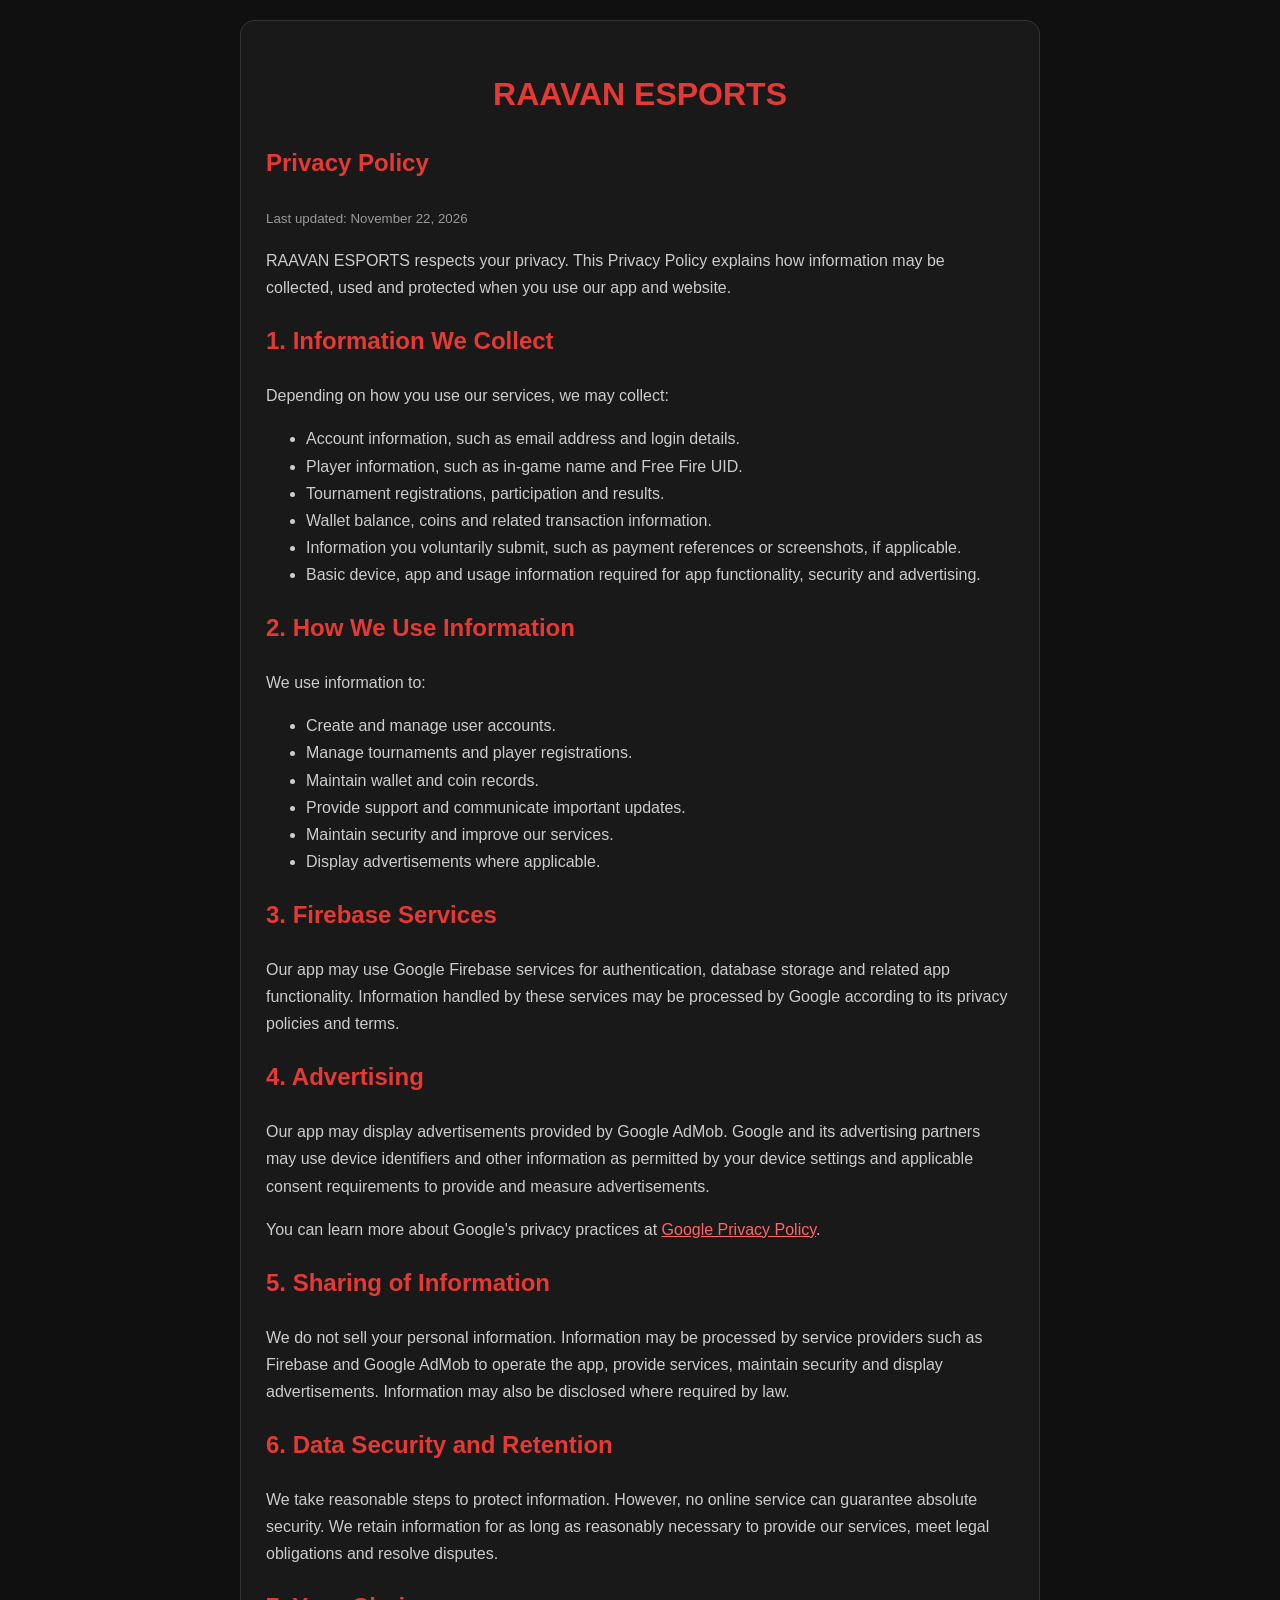
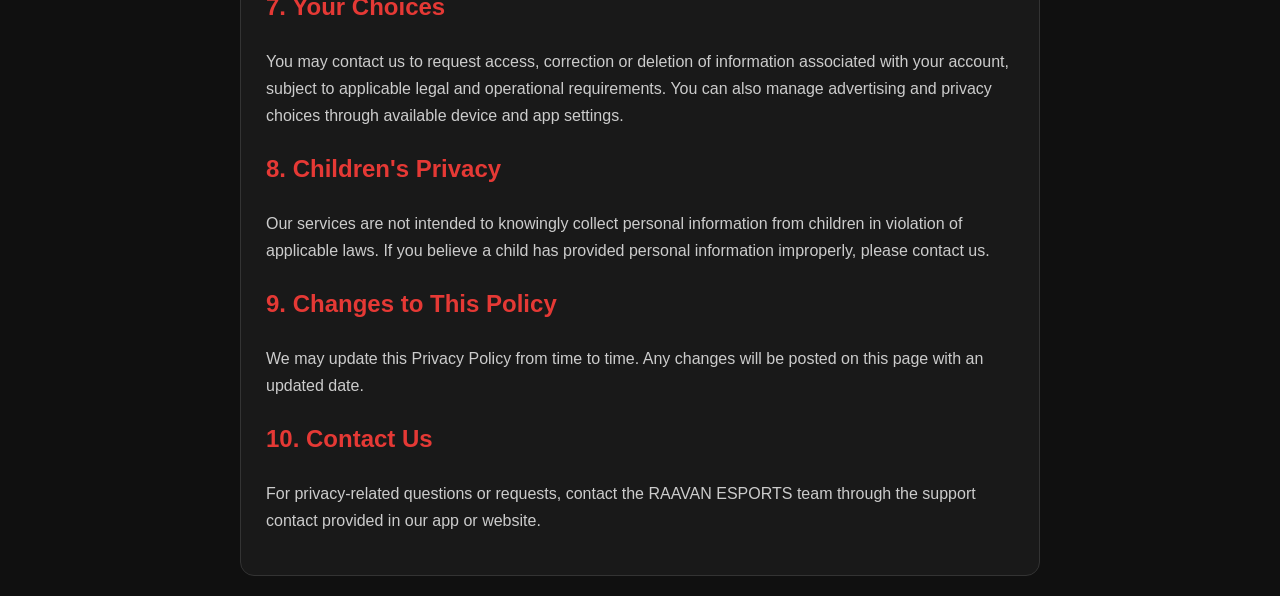
<file: privacy-policy.html>
<!DOCTYPE html>
<html lang="en">
<head>
<meta charset="UTF-8">
<meta name="viewport" content="width=device-width, initial-scale=1.0">
<meta name="theme-color" content="#101010">
<title>Privacy Policy | RAAVAN ESPORTS</title>
<style>
*{box-sizing:border-box}
body{margin:0;padding:20px;background:#101010;color:#eee;
font-family:Arial,sans-serif;line-height:1.7}
main{max-width:800px;margin:auto;background:#191919;
padding:25px;border-radius:14px;border:1px solid #333}
h1,h2{color:#e53935}
h1{text-align:center}
p,li{color:#ccc}
a{color:#ff6666}
small{color:#999}
</style>
</head>
<body>
<main>
<h1>RAAVAN ESPORTS</h1>
<h2>Privacy Policy</h2>
<small>Last updated: November 22, 2026</small>

<p>RAAVAN ESPORTS respects your privacy. This Privacy Policy explains how information may be collected, used and protected when you use our app and website.</p>

<h2>1. Information We Collect</h2>
<p>Depending on how you use our services, we may collect:</p>
<ul>
<li>Account information, such as email address and login details.</li>
<li>Player information, such as in-game name and Free Fire UID.</li>
<li>Tournament registrations, participation and results.</li>
<li>Wallet balance, coins and related transaction information.</li>
<li>Information you voluntarily submit, such as payment references or screenshots, if applicable.</li>
<li>Basic device, app and usage information required for app functionality, security and advertising.</li>
</ul>

<h2>2. How We Use Information</h2>
<p>We use information to:</p>
<ul>
<li>Create and manage user accounts.</li>
<li>Manage tournaments and player registrations.</li>
<li>Maintain wallet and coin records.</li>
<li>Provide support and communicate important updates.</li>
<li>Maintain security and improve our services.</li>
<li>Display advertisements where applicable.</li>
</ul>

<h2>3. Firebase Services</h2>
<p>Our app may use Google Firebase services for authentication, database storage and related app functionality. Information handled by these services may be processed by Google according to its privacy policies and terms.</p>

<h2>4. Advertising</h2>
<p>Our app may display advertisements provided by Google AdMob. Google and its advertising partners may use device identifiers and other information as permitted by your device settings and applicable consent requirements to provide and measure advertisements.</p>
<p>You can learn more about Google's privacy practices at <a href="https://policies.google.com/privacy">Google Privacy Policy</a>.</p>

<h2>5. Sharing of Information</h2>
<p>We do not sell your personal information. Information may be processed by service providers such as Firebase and Google AdMob to operate the app, provide services, maintain security and display advertisements. Information may also be disclosed where required by law.</p>

<h2>6. Data Security and Retention</h2>
<p>We take reasonable steps to protect information. However, no online service can guarantee absolute security. We retain information for as long as reasonably necessary to provide our services, meet legal obligations and resolve disputes.</p>

<h2>7. Your Choices</h2>
<p>You may contact us to request access, correction or deletion of information associated with your account, subject to applicable legal and operational requirements. You can also manage advertising and privacy choices through available device and app settings.</p>

<h2>8. Children's Privacy</h2>
<p>Our services are not intended to knowingly collect personal information from children in violation of applicable laws. If you believe a child has provided personal information improperly, please contact us.</p>

<h2>9. Changes to This Policy</h2>
<p>We may update this Privacy Policy from time to time. Any changes will be posted on this page with an updated date.</p>

<h2>10. Contact Us</h2>
<p>For privacy-related questions or requests, contact the RAAVAN ESPORTS team through the support contact provided in our app or website.</p>

</main>
</body>
  </html>
</file>
